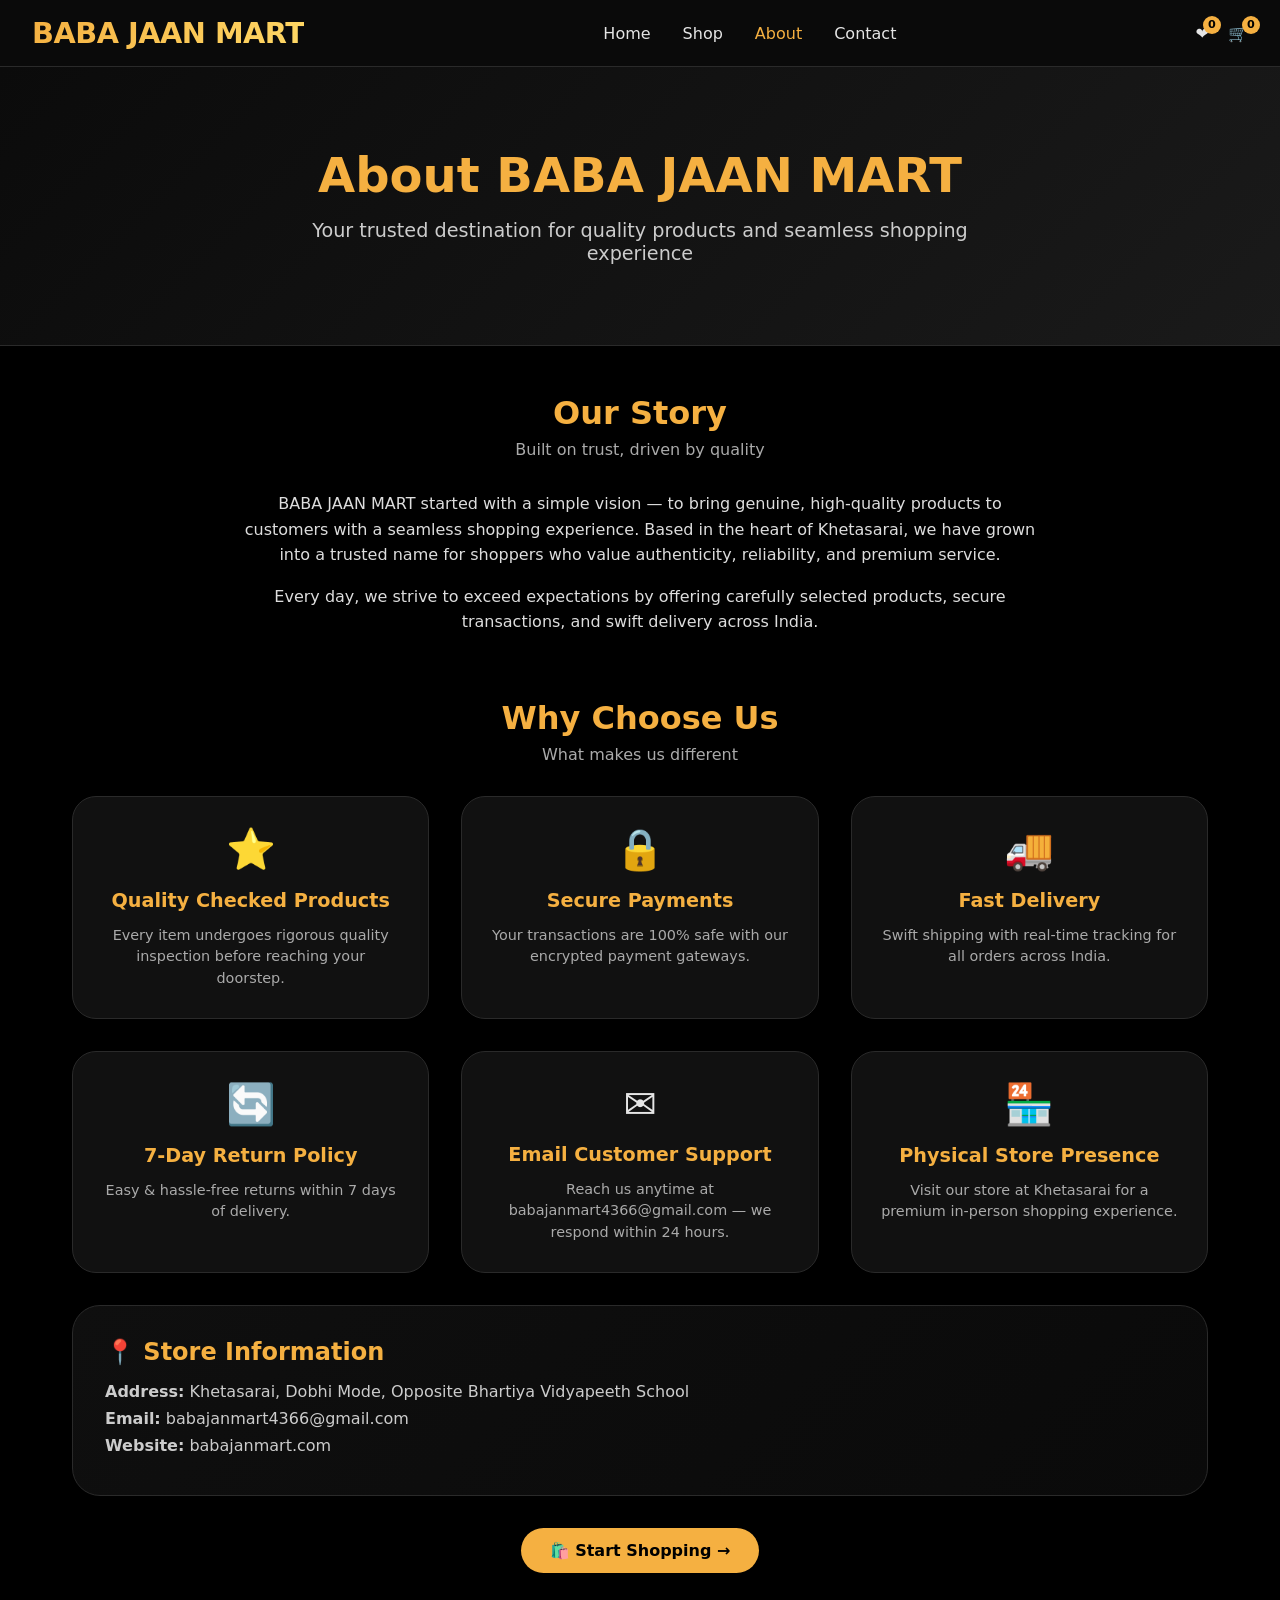
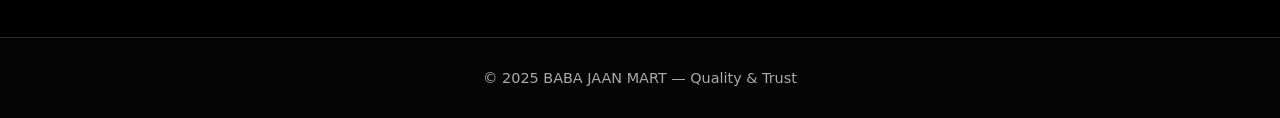
<file: about.html>
<!DOCTYPE html>
<html lang="en">
<head>
    <meta charset="UTF-8">
    <meta name="viewport" content="width=device-width, initial-scale=1.0, viewport-fit=cover">
    <title>About Us | BABA JAAN MART</title>
    <style>
        * {
            margin: 0;
            padding: 0;
            box-sizing: border-box;
            font-family: 'Inter', system-ui, -apple-system, 'Segoe UI', Roboto, sans-serif;
        }

        body {
            background: #000000;
            color: #e5e5e5;
            scroll-behavior: smooth;
        }

        :root {
            --gold: #F5B041;
            --gold-dark: #D4A017;
            --gold-light: #FDE9C9;
            --black: #0a0a0a;
            --black-soft: #111111;
            --white: #ffffff;
            --gray-mid: #888888;
            --border-dim: #2a2a2a;
        }

        a {
            text-decoration: none;
            color: inherit;
        }

        /* Navbar */
        .navbar {
            background: var(--black);
            border-bottom: 1px solid var(--border-dim);
            padding: 1rem 2rem;
            display: flex;
            justify-content: space-between;
            align-items: center;
            flex-wrap: wrap;
            gap: 1rem;
            position: sticky;
            top: 0;
            z-index: 1000;
        }

        .logo a {
            font-size: 1.8rem;
            font-weight: 700;
            letter-spacing: -0.5px;
            background: linear-gradient(135deg, var(--gold), #ffd966);
            -webkit-background-clip: text;
            background-clip: text;
            color: transparent;
        }

        .nav-links {
            display: flex;
            gap: 2rem;
            align-items: center;
        }

        .nav-links a {
            font-weight: 500;
            transition: color 0.2s;
        }

        .nav-links a:hover, .nav-links a.active {
            color: var(--gold);
        }

        .cart-wishlist-icons {
            display: flex;
            gap: 1.2rem;
            align-items: center;
        }

        .icon-badge {
            position: relative;
            cursor: pointer;
        }

        .badge-count {
            position: absolute;
            top: -8px;
            right: -12px;
            background: var(--gold);
            color: black;
            font-size: 0.7rem;
            font-weight: bold;
            border-radius: 50%;
            width: 18px;
            height: 18px;
            display: flex;
            align-items: center;
            justify-content: center;
        }

        .mobile-menu-btn {
            display: none;
            font-size: 1.8rem;
            background: none;
            border: none;
            color: white;
            cursor: pointer;
        }

        .mobile-nav {
            display: none;
            flex-direction: column;
            background: #0f0f0f;
            padding: 1rem 2rem;
            border-bottom: 1px solid var(--border-dim);
        }

        .mobile-nav a {
            padding: 0.8rem 0;
            font-size: 1.1rem;
            border-bottom: 1px solid #222;
        }

        .mobile-nav a:last-child {
            border-bottom: none;
        }

        /* Buttons */
        .btn-gold {
            background: var(--gold);
            color: black;
            font-weight: 600;
            padding: 0.8rem 1.8rem;
            border-radius: 40px;
            transition: all 0.2s;
            border: none;
            cursor: pointer;
            display: inline-block;
            font-size: 1rem;
        }

        .btn-gold:hover {
            background: #e6a017;
            transform: scale(0.98);
        }

        /* Hero Section */
        .hero {
            background: linear-gradient(135deg, #0b0b0b 0%, #1a1a1a 100%);
            padding: 5rem 2rem;
            text-align: center;
            border-bottom: 1px solid var(--border-dim);
        }

        .hero h1 {
            font-size: 3rem;
            color: var(--gold);
            margin-bottom: 1rem;
        }

        .hero p {
            font-size: 1.2rem;
            max-width: 700px;
            margin: 0 auto;
            color: #ccc;
        }

        /* Container */
        .container {
            max-width: 1200px;
            margin: 0 auto;
            padding: 3rem 2rem;
        }

        /* Section Title */
        .section-title {
            text-align: center;
            margin-bottom: 2rem;
        }

        .section-title h2 {
            color: var(--gold);
            font-size: 2rem;
            margin-bottom: 0.5rem;
        }

        .section-title p {
            color: #aaa;
            max-width: 600px;
            margin: 0 auto;
        }

        /* Story Section */
        .story-content {
            max-width: 800px;
            margin: 0 auto;
            text-align: center;
            line-height: 1.6;
            color: #ddd;
        }

        /* Grids */
        .grid-3, .grid-4 {
            display: grid;
            grid-template-columns: repeat(auto-fit, minmax(280px, 1fr));
            gap: 2rem;
            margin-top: 1rem;
        }

        .feature-card {
            background: #111;
            border-radius: 24px;
            padding: 1.8rem;
            border: 1px solid var(--border-dim);
            transition: transform 0.2s, border-color 0.2s;
            text-align: center;
        }

        .feature-card:hover {
            border-color: var(--gold);
            transform: translateY(-5px);
        }

        .feature-icon {
            font-size: 2.5rem;
            margin-bottom: 1rem;
        }

        .feature-card h3 {
            color: var(--gold);
            margin-bottom: 0.8rem;
            font-size: 1.2rem;
        }

        .feature-card p {
            color: #aaa;
            font-size: 0.9rem;
            line-height: 1.5;
        }

        /* Store Details */
        .store-details {
            background: linear-gradient(135deg, #0f0f0f 0%, #0a0a0a 100%);
            border-radius: 28px;
            padding: 2rem;
            border: 1px solid var(--border-dim);
            margin: 2rem 0;
        }

        .store-details h3 {
            color: var(--gold);
            font-size: 1.5rem;
            margin-bottom: 1rem;
        }

        .store-details p {
            margin-bottom: 0.5rem;
            color: #ccc;
        }

        /* Start Shopping */
        .start-shopping {
            text-align: center;
            margin: 2rem 0 1rem;
        }

        /* Footer */
        footer {
            background: #050505;
            border-top: 1px solid var(--border-dim);
            text-align: center;
            padding: 2rem;
            color: #aaa;
            font-size: 0.9rem;
        }

        @media (max-width: 768px) {
            .navbar {
                padding: 1rem;
            }
            .nav-links {
                display: none;
            }
            .mobile-menu-btn {
                display: block;
            }
            .hero h1 {
                font-size: 2rem;
            }
            .hero p {
                font-size: 1rem;
            }
            .container {
                padding: 2rem 1rem;
            }
            .section-title h2 {
                font-size: 1.6rem;
            }
        }
    </style>
</head>
<body>

<!-- Navbar -->
<nav class="navbar">
    <div class="logo"><a href="index.html">BABA JAAN MART</a></div>
    <div class="nav-links">
        <a href="index.html">Home</a>
        <a href="shop.html">Shop</a>
        <a href="about.html" class="active">About</a>
        <a href="contact.html">Contact</a>
    </div>
    <div class="cart-wishlist-icons">
        <div class="icon-badge" id="wishlistIconBtn">
            ❤️ <span id="wishlistCount" class="badge-count">0</span>
        </div>
        <div class="icon-badge" id="cartIconBtn">
            🛒 <span id="cartCount" class="badge-count">0</span>
        </div>
    </div>
    <button class="mobile-menu-btn" id="mobileMenuBtn">☰</button>
</nav>

<!-- Mobile Menu -->
<div class="mobile-nav" id="mobileNav">
    <a href="index.html">Home</a>
    <a href="shop.html">Shop</a>
    <a href="about.html">About</a>
    <a href="contact.html">Contact</a>
</div>

<!-- Hero Section -->
<section class="hero">
    <h1>About BABA JAAN MART</h1>
    <p>Your trusted destination for quality products and seamless shopping experience</p>
</section>

<div class="container">
    <!-- Our Story -->
    <div class="section-title">
        <h2>Our Story</h2>
        <p>Built on trust, driven by quality</p>
    </div>
    <div class="story-content">
        <p>BABA JAAN MART started with a simple vision — to bring genuine, high-quality products to customers with a seamless shopping experience. Based in the heart of Khetasarai, we have grown into a trusted name for shoppers who value authenticity, reliability, and premium service.</p>
        <p style="margin-top: 1rem;">Every day, we strive to exceed expectations by offering carefully selected products, secure transactions, and swift delivery across India.</p>
    </div>

    <!-- Why Choose Us -->
    <div class="section-title" style="margin-top: 4rem;">
        <h2>Why Choose Us</h2>
        <p>What makes us different</p>
    </div>
    <div class="grid-3">
        <div class="feature-card">
            <div class="feature-icon">⭐</div>
            <h3>Quality Checked Products</h3>
            <p>Every item undergoes rigorous quality inspection before reaching your doorstep.</p>
        </div>
        <div class="feature-card">
            <div class="feature-icon">🔒</div>
            <h3>Secure Payments</h3>
            <p>Your transactions are 100% safe with our encrypted payment gateways.</p>
        </div>
        <div class="feature-card">
            <div class="feature-icon">🚚</div>
            <h3>Fast Delivery</h3>
            <p>Swift shipping with real-time tracking for all orders across India.</p>
        </div>
        <div class="feature-card">
            <div class="feature-icon">🔄</div>
            <h3>7-Day Return Policy</h3>
            <p>Easy & hassle-free returns within 7 days of delivery.</p>
        </div>
        <div class="feature-card">
            <div class="feature-icon">✉️</div>
            <h3>Email Customer Support</h3>
            <p>Reach us anytime at babajanmart4366@gmail.com — we respond within 24 hours.</p>
        </div>
        <div class="feature-card">
            <div class="feature-icon">🏪</div>
            <h3>Physical Store Presence</h3>
            <p>Visit our store at Khetasarai for a premium in-person shopping experience.</p>
        </div>
    </div>

    <!-- Store Details -->
    <div class="store-details">
        <h3>📍 Store Information</h3>
        <p><strong>Address:</strong> Khetasarai, Dobhi Mode, Opposite Bhartiya Vidyapeeth School</p>
        <p><strong>Email:</strong> babajanmart4366@gmail.com</p>
        <p><strong>Website:</strong> babajanmart.com</p>
    </div>

    <!-- Start Shopping Button -->
    <div class="start-shopping">
        <a href="shop.html" class="btn-gold">🛍️ Start Shopping →</a>
    </div>
</div>

<!-- Footer -->
<footer>
    <p>© 2025 BABA JAAN MART — Quality & Trust</p>
</footer>

<script>
    // Update wishlist and cart counters
    function updateCounters() {
        let wishlist = JSON.parse(localStorage.getItem('bjm_wishlist')) || [];
        let cart = JSON.parse(localStorage.getItem('bjm_cart')) || [];
        
        let wishCount = document.getElementById('wishlistCount');
        let cartCount = document.getElementById('cartCount');
        
        if (wishCount) wishCount.innerText = wishlist.length;
        if (cartCount) {
            let totalQty = cart.reduce((sum, item) => sum + (item.quantity || 1), 0);
            cartCount.innerText = totalQty;
        }
    }

    updateCounters();

    // Mobile menu toggle
    document.getElementById('mobileMenuBtn')?.addEventListener('click', () => {
        const mobileNav = document.getElementById('mobileNav');
        mobileNav.style.display = mobileNav.style.display === 'flex' ? 'none' : 'flex';
    });
    
    // Wishlist icon click
    document.getElementById('wishlistIconBtn')?.addEventListener('click', () => {
        window.location.href = 'wishlist.html';
    });
    
    // Cart icon click
    document.getElementById('cartIconBtn')?.addEventListener('click', () => {
        window.location.href = 'cart.html';
    });
    
    // Listen for storage changes
    window.addEventListener('storage', updateCounters);
</script>
</body>
</html>
</file>
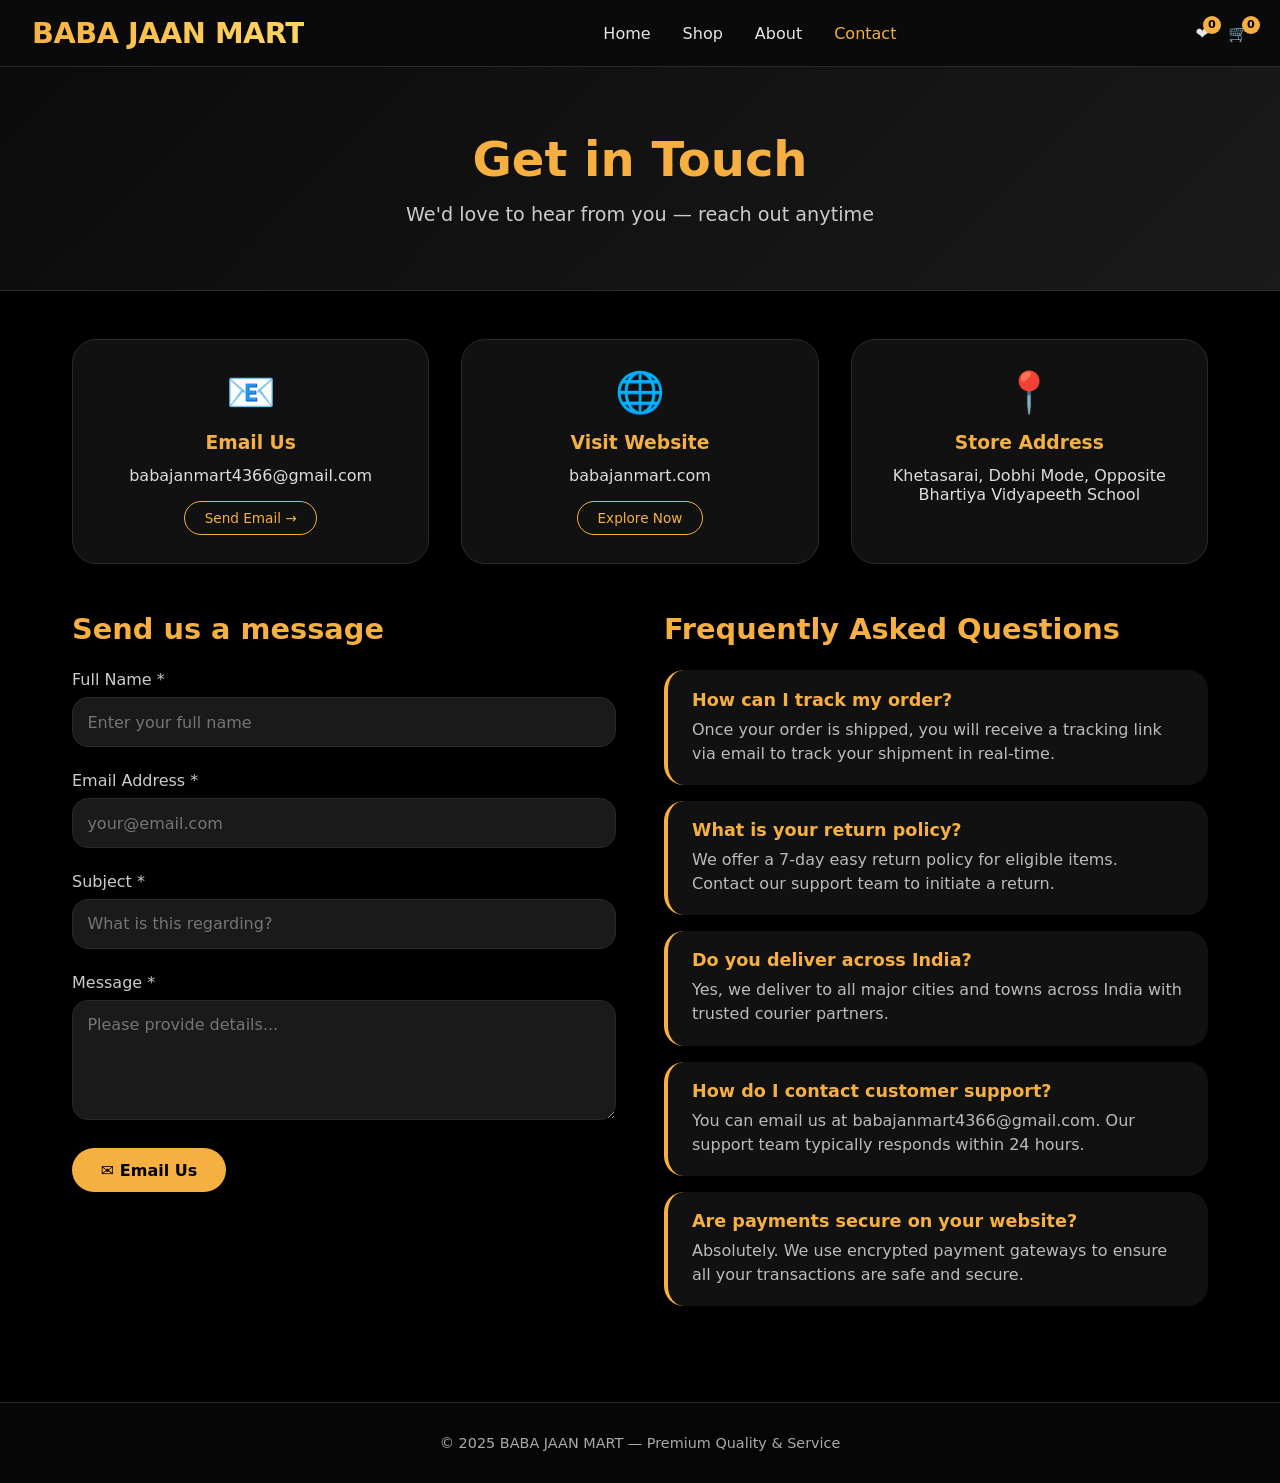
<file: contact.html>
<!DOCTYPE html>
<html lang="en">
<head>
    <meta charset="UTF-8">
    <meta name="viewport" content="width=device-width, initial-scale=1.0, viewport-fit=cover">
    <title>Contact Us | BABA JAAN MART</title>
    <style>
        * {
            margin: 0;
            padding: 0;
            box-sizing: border-box;
            font-family: 'Inter', system-ui, -apple-system, 'Segoe UI', Roboto, sans-serif;
        }

        body {
            background: #000000;
            color: #e5e5e5;
            scroll-behavior: smooth;
        }

        :root {
            --gold: #F5B041;
            --gold-dark: #D4A017;
            --gold-light: #FDE9C9;
            --black: #0a0a0a;
            --black-soft: #111111;
            --white: #ffffff;
            --gray-mid: #888888;
            --border-dim: #2a2a2a;
        }

        a {
            text-decoration: none;
            color: inherit;
        }

        /* Navbar */
        .navbar {
            background: var(--black);
            border-bottom: 1px solid var(--border-dim);
            padding: 1rem 2rem;
            display: flex;
            justify-content: space-between;
            align-items: center;
            flex-wrap: wrap;
            gap: 1rem;
            position: sticky;
            top: 0;
            z-index: 1000;
        }

        .logo a {
            font-size: 1.8rem;
            font-weight: 700;
            letter-spacing: -0.5px;
            background: linear-gradient(135deg, var(--gold), #ffd966);
            -webkit-background-clip: text;
            background-clip: text;
            color: transparent;
        }

        .nav-links {
            display: flex;
            gap: 2rem;
            align-items: center;
        }

        .nav-links a {
            font-weight: 500;
            transition: color 0.2s;
        }

        .nav-links a:hover, .nav-links a.active {
            color: var(--gold);
        }

        .cart-wishlist-icons {
            display: flex;
            gap: 1.2rem;
            align-items: center;
        }

        .icon-badge {
            position: relative;
            cursor: pointer;
        }

        .badge-count {
            position: absolute;
            top: -8px;
            right: -12px;
            background: var(--gold);
            color: black;
            font-size: 0.7rem;
            font-weight: bold;
            border-radius: 50%;
            width: 18px;
            height: 18px;
            display: flex;
            align-items: center;
            justify-content: center;
        }

        .mobile-menu-btn {
            display: none;
            font-size: 1.8rem;
            background: none;
            border: none;
            color: white;
            cursor: pointer;
        }

        .mobile-nav {
            display: none;
            flex-direction: column;
            background: #0f0f0f;
            padding: 1rem 2rem;
            border-bottom: 1px solid var(--border-dim);
        }

        .mobile-nav a {
            padding: 0.8rem 0;
            font-size: 1.1rem;
            border-bottom: 1px solid #222;
        }

        .mobile-nav a:last-child {
            border-bottom: none;
        }

        /* Buttons */
        .btn-gold {
            background: var(--gold);
            color: black;
            font-weight: 600;
            padding: 0.8rem 1.8rem;
            border-radius: 40px;
            transition: all 0.2s;
            border: none;
            cursor: pointer;
            display: inline-block;
            font-size: 1rem;
        }

        .btn-gold:hover {
            background: #e6a017;
            transform: scale(0.98);
        }

        /* Hero Section */
        .hero {
            background: linear-gradient(135deg, #0b0b0b 0%, #1a1a1a 100%);
            padding: 4rem 2rem;
            text-align: center;
            border-bottom: 1px solid var(--border-dim);
        }

        .hero h1 {
            font-size: 3rem;
            color: var(--gold);
            margin-bottom: 1rem;
        }

        .hero p {
            font-size: 1.2rem;
            max-width: 600px;
            margin: 0 auto;
            color: #ccc;
        }

        /* Container */
        .container {
            max-width: 1200px;
            margin: 0 auto;
            padding: 3rem 2rem;
        }

        /* Contact Info Cards */
        .contact-cards {
            display: grid;
            grid-template-columns: repeat(auto-fit, minmax(280px, 1fr));
            gap: 2rem;
            margin-bottom: 3rem;
        }

        .info-card {
            background: #111;
            border-radius: 24px;
            padding: 1.8rem;
            text-align: center;
            border: 1px solid var(--border-dim);
            transition: transform 0.2s, border-color 0.2s;
        }

        .info-card:hover {
            border-color: var(--gold);
            transform: translateY(-5px);
        }

        .info-icon {
            font-size: 2.5rem;
            margin-bottom: 1rem;
        }

        .info-card h3 {
            color: var(--gold);
            margin-bottom: 0.8rem;
        }

        .info-card p {
            color: #ddd;
            margin-bottom: 1rem;
        }

        .info-card .btn-outline {
            background: transparent;
            border: 1.5px solid var(--gold);
            color: var(--gold);
            padding: 0.5rem 1.2rem;
            border-radius: 40px;
            font-size: 0.85rem;
            cursor: pointer;
            transition: 0.2s;
            display: inline-block;
        }

        .info-card .btn-outline:hover {
            background: var(--gold);
            color: black;
        }

        /* Two Column Layout */
        .two-columns {
            display: grid;
            grid-template-columns: 1fr 1fr;
            gap: 3rem;
            margin-top: 2rem;
        }

        /* Form Styles */
        .form-container h2, .faq-container h2 {
            color: var(--gold);
            margin-bottom: 1.5rem;
            font-size: 1.8rem;
        }

        .form-group {
            margin-bottom: 1.5rem;
        }

        .form-group label {
            display: block;
            margin-bottom: 0.5rem;
            color: #ccc;
            font-weight: 500;
        }

        .form-group input,
        .form-group textarea {
            width: 100%;
            padding: 0.9rem;
            background: #1a1a1a;
            border: 1px solid var(--border-dim);
            border-radius: 16px;
            color: white;
            font-size: 1rem;
            transition: border-color 0.2s;
        }

        .form-group input:focus,
        .form-group textarea:focus {
            outline: none;
            border-color: var(--gold);
        }

        .form-group textarea {
            resize: vertical;
            min-height: 120px;
        }

        /* FAQ Items */
        .faq-item {
            background: #111;
            border-radius: 20px;
            padding: 1.2rem 1.5rem;
            margin-bottom: 1rem;
            border-left: 4px solid var(--gold);
        }

        .faq-item h4 {
            color: var(--gold);
            margin-bottom: 0.5rem;
            font-size: 1.1rem;
        }

        .faq-item p {
            color: #bbb;
            line-height: 1.5;
        }

        /* Footer */
        footer {
            background: #050505;
            border-top: 1px solid var(--border-dim);
            text-align: center;
            padding: 2rem;
            color: #aaa;
            font-size: 0.9rem;
            margin-top: 2rem;
        }

        @media (max-width: 768px) {
            .navbar {
                padding: 1rem;
            }
            .nav-links {
                display: none;
            }
            .mobile-menu-btn {
                display: block;
            }
            .hero h1 {
                font-size: 2rem;
            }
            .hero p {
                font-size: 1rem;
            }
            .container {
                padding: 2rem 1rem;
            }
            .two-columns {
                grid-template-columns: 1fr;
                gap: 2rem;
            }
            .form-container h2, .faq-container h2 {
                font-size: 1.5rem;
            }
        }
    </style>
</head>
<body>

<!-- Navbar -->
<nav class="navbar">
    <div class="logo"><a href="index.html">BABA JAAN MART</a></div>
    <div class="nav-links">
        <a href="index.html">Home</a>
        <a href="shop.html">Shop</a>
        <a href="about.html">About</a>
        <a href="contact.html" class="active">Contact</a>
    </div>
    <div class="cart-wishlist-icons">
        <div class="icon-badge" id="wishlistIconBtn">
            ❤️ <span id="wishlistCount" class="badge-count">0</span>
        </div>
        <div class="icon-badge" id="cartIconBtn">
            🛒 <span id="cartCount" class="badge-count">0</span>
        </div>
    </div>
    <button class="mobile-menu-btn" id="mobileMenuBtn">☰</button>
</nav>

<!-- Mobile Menu -->
<div class="mobile-nav" id="mobileNav">
    <a href="index.html">Home</a>
    <a href="shop.html">Shop</a>
    <a href="about.html">About</a>
    <a href="contact.html">Contact</a>
</div>

<!-- Hero Section -->
<section class="hero">
    <h1>Get in Touch</h1>
    <p>We'd love to hear from you — reach out anytime</p>
</section>

<div class="container">
    <!-- Contact Information Cards -->
    <div class="contact-cards">
        <div class="info-card">
            <div class="info-icon">📧</div>
            <h3>Email Us</h3>
            <p>babajanmart4366@gmail.com</p>
            <a href="mailto:babajanmart4366@gmail.com" class="btn-outline">Send Email →</a>
        </div>
        <div class="info-card">
            <div class="info-icon">🌐</div>
            <h3>Visit Website</h3>
            <p>babajanmart.com</p>
            <a href="#" class="btn-outline" onclick="return false;">Explore Now</a>
        </div>
        <div class="info-card">
            <div class="info-icon">📍</div>
            <h3>Store Address</h3>
            <p>Khetasarai, Dobhi Mode, Opposite Bhartiya Vidyapeeth School</p>
        </div>
    </div>

    <!-- Two Column: Contact Form + FAQ -->
    <div class="two-columns">
        <!-- Contact Form -->
        <div class="form-container">
            <h2>Send us a message</h2>
            <form id="contactForm">
                <div class="form-group">
                    <label>Full Name *</label>
                    <input type="text" id="fullName" required placeholder="Enter your full name">
                </div>
                <div class="form-group">
                    <label>Email Address *</label>
                    <input type="email" id="emailAddr" required placeholder="your@email.com">
                </div>
                <div class="form-group">
                    <label>Subject *</label>
                    <input type="text" id="subjectLine" required placeholder="What is this regarding?">
                </div>
                <div class="form-group">
                    <label>Message *</label>
                    <textarea id="messageText" required placeholder="Please provide details..."></textarea>
                </div>
                <button type="submit" class="btn-gold" id="emailUsBtn">✉️ Email Us</button>
            </form>
        </div>

        <!-- FAQ Section -->
        <div class="faq-container">
            <h2>Frequently Asked Questions</h2>
            <div class="faq-item">
                <h4>How can I track my order?</h4>
                <p>Once your order is shipped, you will receive a tracking link via email to track your shipment in real-time.</p>
            </div>
            <div class="faq-item">
                <h4>What is your return policy?</h4>
                <p>We offer a 7-day easy return policy for eligible items. Contact our support team to initiate a return.</p>
            </div>
            <div class="faq-item">
                <h4>Do you deliver across India?</h4>
                <p>Yes, we deliver to all major cities and towns across India with trusted courier partners.</p>
            </div>
            <div class="faq-item">
                <h4>How do I contact customer support?</h4>
                <p>You can email us at babajanmart4366@gmail.com. Our support team typically responds within 24 hours.</p>
            </div>
            <div class="faq-item">
                <h4>Are payments secure on your website?</h4>
                <p>Absolutely. We use encrypted payment gateways to ensure all your transactions are safe and secure.</p>
            </div>
        </div>
    </div>
</div>

<!-- Footer -->
<footer>
    <p>© 2025 BABA JAAN MART — Premium Quality & Service</p>
</footer>

<script>
    // Update wishlist and cart counters
    function updateCounters() {
        let wishlist = JSON.parse(localStorage.getItem('bjm_wishlist')) || [];
        let cart = JSON.parse(localStorage.getItem('bjm_cart')) || [];
        
        let wishCount = document.getElementById('wishlistCount');
        let cartCount = document.getElementById('cartCount');
        
        if (wishCount) wishCount.innerText = wishlist.length;
        if (cartCount) {
            let totalQty = cart.reduce((sum, item) => sum + (item.quantity || 1), 0);
            cartCount.innerText = totalQty;
        }
    }

    updateCounters();

    // Mobile menu toggle
    document.getElementById('mobileMenuBtn')?.addEventListener('click', () => {
        const mobileNav = document.getElementById('mobileNav');
        mobileNav.style.display = mobileNav.style.display === 'flex' ? 'none' : 'flex';
    });
    
    // Wishlist icon click
    document.getElementById('wishlistIconBtn')?.addEventListener('click', () => {
        window.location.href = 'wishlist.html';
    });
    
    // Cart icon click
    document.getElementById('cartIconBtn')?.addEventListener('click', () => {
        window.location.href = 'cart.html';
    });
    
    // Contact Form Submission - opens mail client
    const contactForm = document.getElementById('contactForm');
    if (contactForm) {
        contactForm.addEventListener('submit', (e) => {
            e.preventDefault();
            
            const fullName = document.getElementById('fullName').value.trim();
            const email = document.getElementById('emailAddr').value.trim();
            const subject = document.getElementById('subjectLine').value.trim();
            const message = document.getElementById('messageText').value.trim();
            
            if (!fullName || !email || !subject || !message) {
                alert('Please fill in all fields.');
                return;
            }
            
            const mailtoLink = `mailto:babajanmart4366@gmail.com?subject=${encodeURIComponent(subject)}&body=${encodeURIComponent(
                `Name: ${fullName}\nEmail: ${email}\n\nMessage:\n${message}`
            )}`;
            
            window.location.href = mailtoLink;
        });
    }
    
    // Listen for storage changes
    window.addEventListener('storage', updateCounters);
</script>
</body>
</html>
</file>
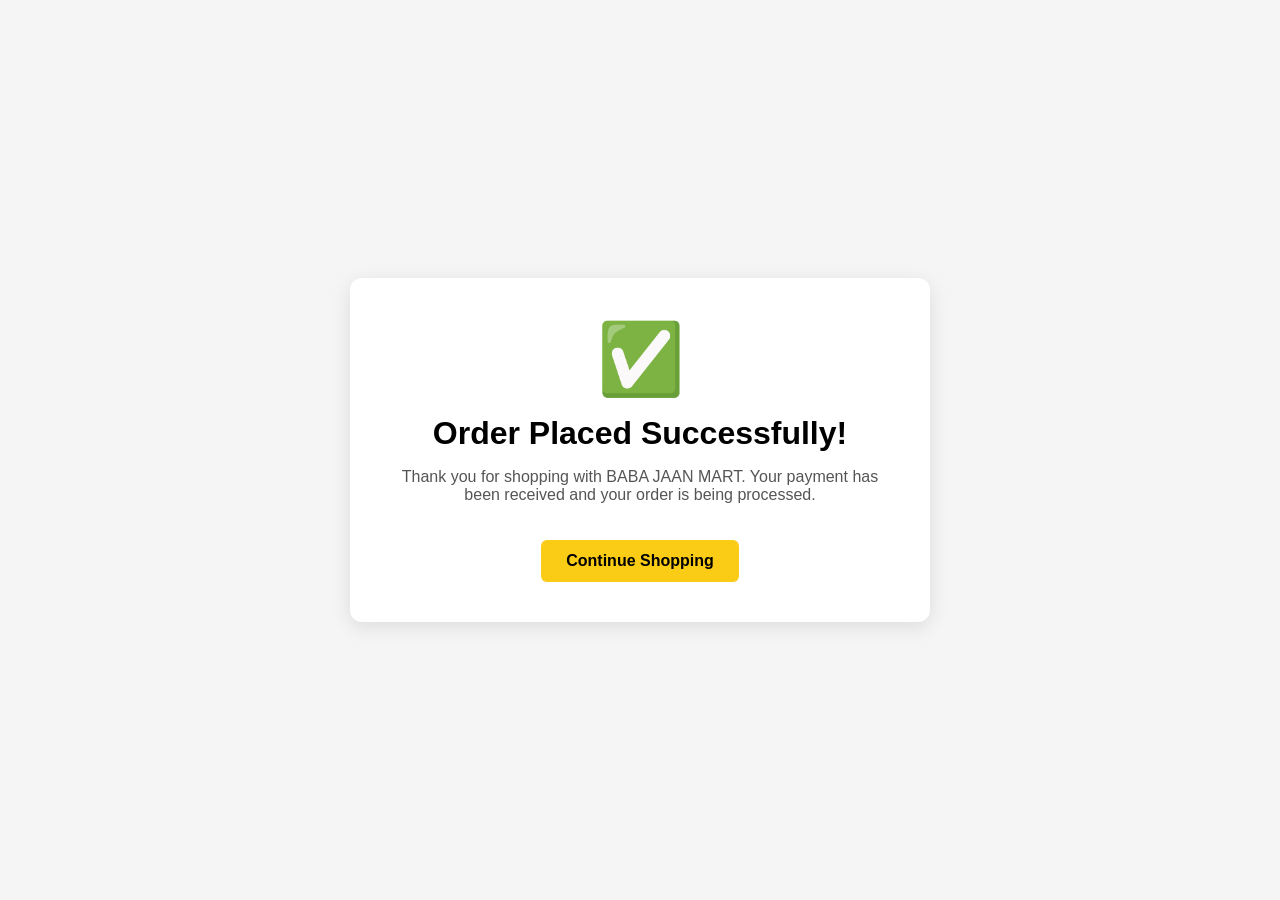
<file: succes.html>
<!DOCTYPE html>
<html lang="en">
<head>
<meta charset="UTF-8">
<meta name="viewport" content="width=device-width, initial-scale=1.0">
<title>Order Successful - BABA JAAN MART</title>

<style>
body{
    font-family: Arial, sans-serif;
    background:#f5f5f5;
    display:flex;
    justify-content:center;
    align-items:center;
    height:100vh;
    margin:0;
}

.box{
    background:#fff;
    padding:40px;
    border-radius:12px;
    text-align:center;
    max-width:500px;
    box-shadow:0 5px 20px rgba(0,0,0,0.1);
}

.check{
    font-size:70px;
    color:green;
}

h1{
    margin:15px 0;
}

p{
    color:#555;
}

.btn{
    display:inline-block;
    margin-top:20px;
    padding:12px 25px;
    background:#facc15;
    color:#000;
    text-decoration:none;
    border-radius:6px;
    font-weight:bold;
}
</style>
</head>

<body>

<div class="box">
    <div class="check">✅</div>

    <h1>Order Placed Successfully!</h1>

    <p>
        Thank you for shopping with BABA JAAN MART.
        Your payment has been received and your order is being processed.
    </p>

    <a href="index.html" class="btn">
        Continue Shopping
    </a>
</div>

</body>
</html>
</file>
